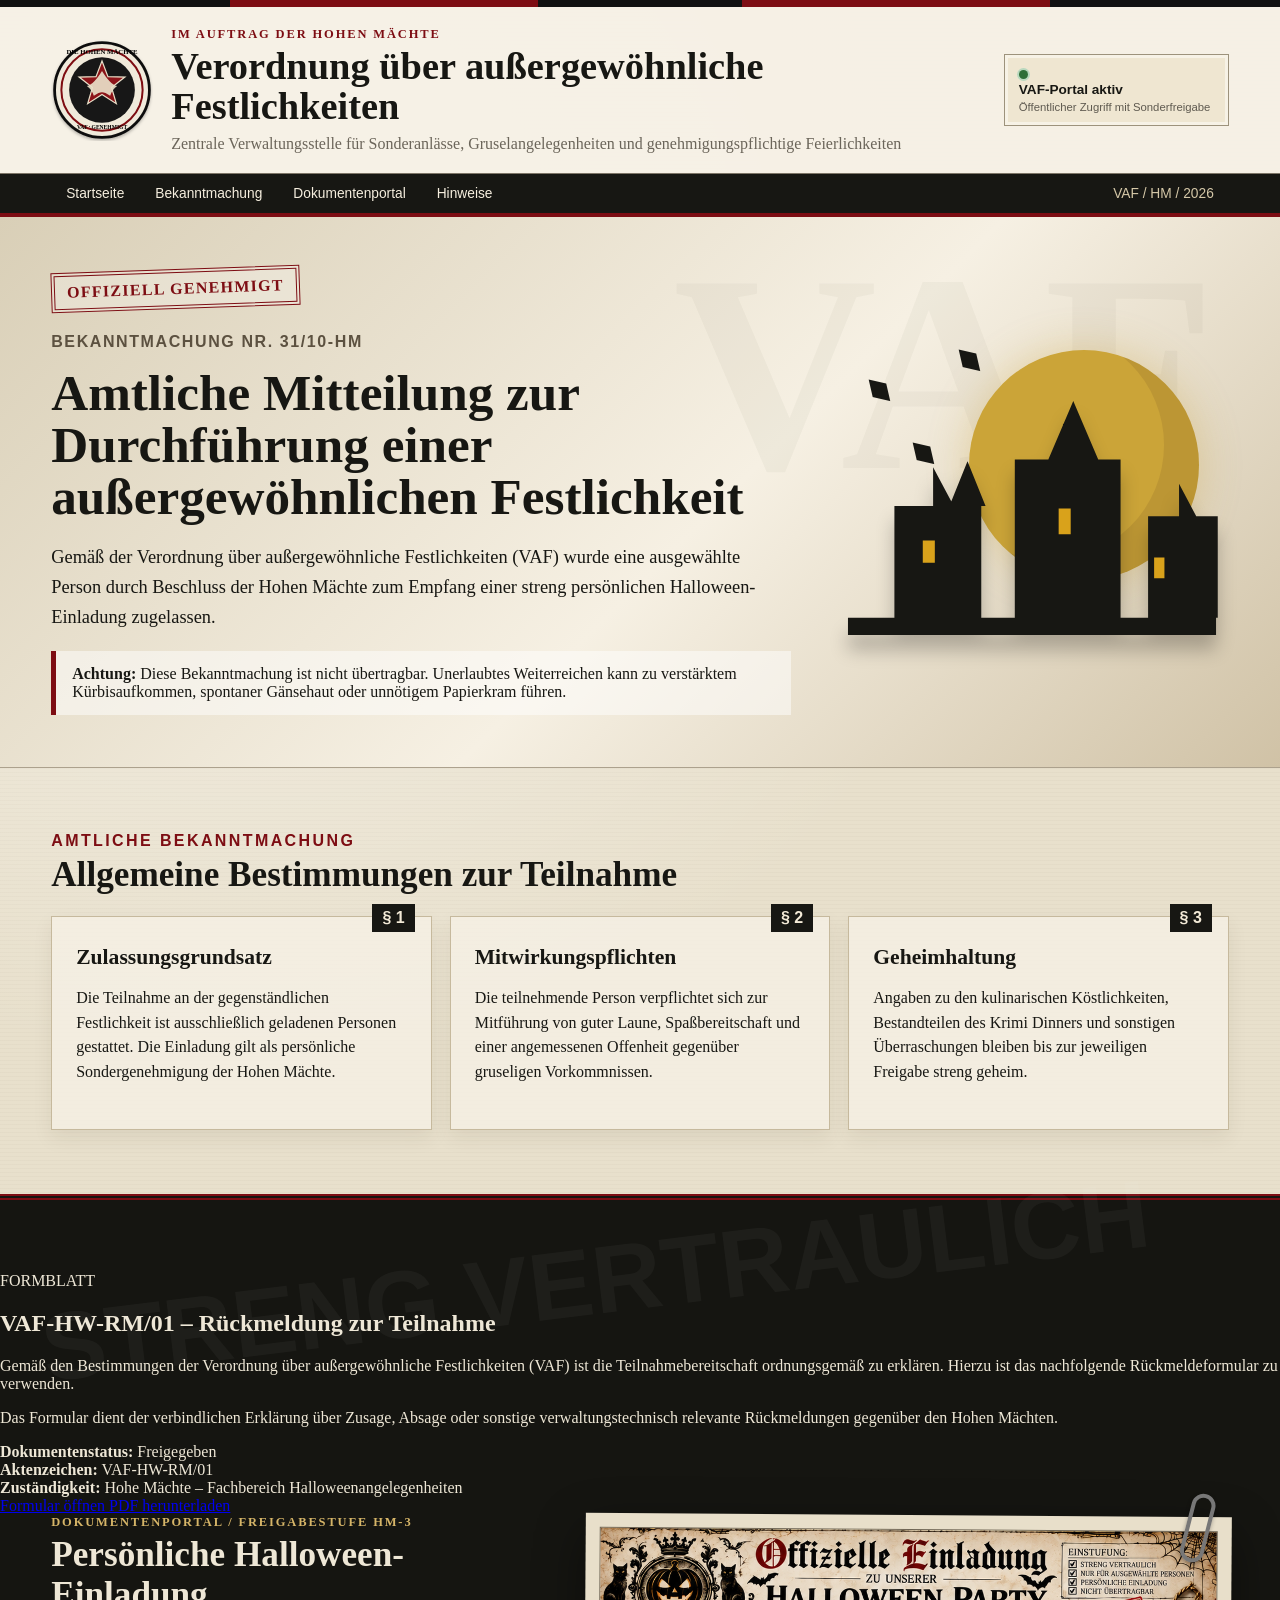
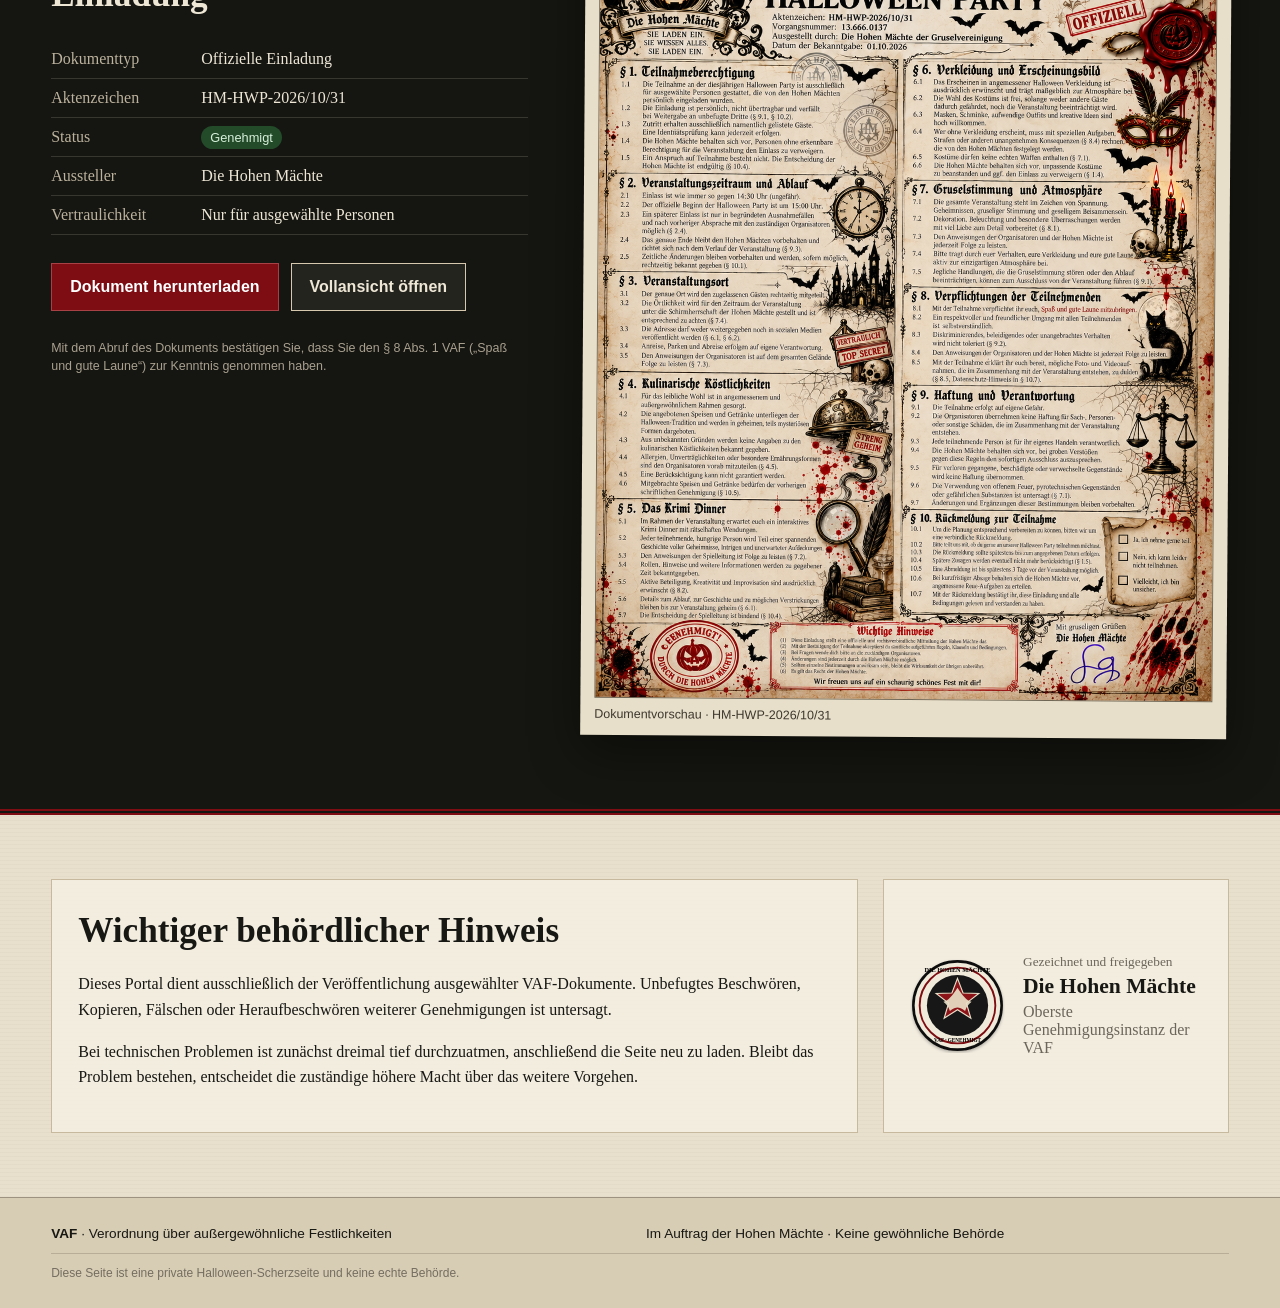
<file: index.html>
<!doctype html>
<html lang="de">
<head>
  <meta charset="utf-8">
  <meta name="viewport" content="width=device-width, initial-scale=1">
  <title>VAF – Verordnung über außergewöhnliche Festlichkeiten</title>
  <meta name="description" content="Offizielles Dokumentenportal der Verordnung über außergewöhnliche Festlichkeiten (VAF) – im Auftrag der Hohen Mächte.">
  <link rel="stylesheet" href="styles.css">
</head>
<body>
  <div class="topline"></div>
  <header class="site-header">
    <div class="wrap header-grid">
      <div class="brand">
        <img src="assets/vaf-siegel.svg" alt="Siegel der Hohen Mächte" class="seal">
        <div>
          <p class="eyebrow">Im Auftrag der Hohen Mächte</p>
          <h1>Verordnung über außergewöhnliche Festlichkeiten</h1>
          <p class="subtitle">Zentrale Verwaltungsstelle für Sonderanlässe, Gruselangelegenheiten und genehmigungspflichtige Feierlichkeiten</p>
        </div>
      </div>
      <div class="status-box" aria-label="Status der Webseite">
        <span class="status-dot"></span>
        <strong>VAF-Portal aktiv</strong>
        <small>Öffentlicher Zugriff mit Sonderfreigabe</small>
      </div>
    </div>
  </header>

  <nav class="navline" aria-label="Hauptnavigation">
    <div class="wrap nav-inner">
      <a href="#start">Startseite</a>
      <a href="#bekanntmachung">Bekanntmachung</a>
      <a href="#dokument">Dokumentenportal</a>
      <a href="#hinweise">Hinweise</a>
      <span class="nav-code">VAF / HM / 2026</span>
    </div>
  </nav>

  <main id="start">
    <section class="hero">
      <div class="wrap hero-grid">
        <div class="hero-copy">
          <span class="stamp">OFFIZIELL GENEHMIGT</span>
          <p class="kicker">Bekanntmachung Nr. 31/10-HM</p>
          <h2>Amtliche Mitteilung zur Durchführung einer außergewöhnlichen Festlichkeit</h2>
          <p class="lead">Gemäß der Verordnung über außergewöhnliche Festlichkeiten (VAF) wurde eine ausgewählte Person durch Beschluss der Hohen Mächte zum Empfang einer streng persönlichen Halloween-Einladung zugelassen.</p>
          <div class="warning">
            <strong>Achtung:</strong> Diese Bekanntmachung ist nicht übertragbar. Unerlaubtes Weiterreichen kann zu verstärktem Kürbisaufkommen, spontaner Gänsehaut oder unnötigem Papierkram führen.
          </div>
        </div>
        <div class="hero-art" aria-hidden="true">
          <div class="moon"></div>
          <svg viewBox="0 0 500 320" class="castle" xmlns="http://www.w3.org/2000/svg">
            <path d="M36 280h428v20H36zM90 280V150h45v-45l24 45h32v130zm64-130 21-52 21 52zm76 130V96h56v-42l28 42h39v184zm39-184 29-68 29 68zm116 184V162h36v-38l20 38h25v118z" fill="currentColor"/>
            <path d="M123 190h14v26h-14zm158-37h14v30h-14zm111 57h12v24h-12z" fill="#d9a21b"/>
          </svg>
          <div class="bat b1">◆</div><div class="bat b2">◆</div><div class="bat b3">◆</div>
        </div>
      </div>
    </section>

    <section id="bekanntmachung" class="section wrap">
      <div class="section-title">
        <p>Amtliche Bekanntmachung</p>
        <h3>Allgemeine Bestimmungen zur Teilnahme</h3>
      </div>
      <div class="legal-grid">
        <article>
          <span class="num">§ 1</span>
          <h4>Zulassungsgrundsatz</h4>
          <p>Die Teilnahme an der gegenständlichen Festlichkeit ist ausschließlich geladenen Personen gestattet. Die Einladung gilt als persönliche Sondergenehmigung der Hohen Mächte.</p>
        </article>
        <article>
          <span class="num">§ 2</span>
          <h4>Mitwirkungspflichten</h4>
          <p>Die teilnehmende Person verpflichtet sich zur Mitführung von guter Laune, Spaßbereitschaft und einer angemessenen Offenheit gegenüber gruseligen Vorkommnissen.</p>
        </article>
        <article>
          <span class="num">§ 3</span>
          <h4>Geheimhaltung</h4>
          <p>Angaben zu den kulinarischen Köstlichkeiten, Bestandteilen des Krimi Dinners und sonstigen Überraschungen bleiben bis zur jeweiligen Freigabe streng geheim.</p>
        </article>
      </div>
    </section>

    <section id="dokument" class="document-section"><section class="document-card">
  <div class="document-badge">FORMBLATT</div>

  <h2>VAF-HW-RM/01 – Rückmeldung zur Teilnahme</h2>

  <p>
    Gemäß den Bestimmungen der Verordnung über außergewöhnliche Festlichkeiten
    (VAF) ist die Teilnahmebereitschaft ordnungsgemäß zu erklären.
    Hierzu ist das nachfolgende Rückmeldeformular zu verwenden.
  </p>

  <p>
    Das Formular dient der verbindlichen Erklärung über Zusage, Absage oder
    sonstige verwaltungstechnisch relevante Rückmeldungen gegenüber den
    Hohen Mächten.
  </p>

  <div class="document-meta">
    <strong>Dokumentenstatus:</strong> Freigegeben<br>
    <strong>Aktenzeichen:</strong> VAF-HW-RM/01<br>
    <strong>Zuständigkeit:</strong> Hohe Mächte – Fachbereich Halloweenangelegenheiten
  </div>

  <div class="document-actions">
    <a
      href="assets/VAF_Rueckmeldeformular_Halloween.pdf"
      target="_blank"
      class="button"
    >
      Formular öffnen
    </a>

    <a
      href="assets/VAF_Rueckmeldeformular_Halloween.pdf"
      download
      class="button button-secondary"
    >
      PDF herunterladen
    </a>
  </div>
</section>
      <div class="wrap document-grid">
        <div class="doc-info">
          <p class="eyebrow dark">Dokumentenportal / Freigabestufe HM-3</p>
          <h3>Persönliche Halloween-Einladung</h3>
          <dl>
            <div><dt>Dokumenttyp</dt><dd>Offizielle Einladung</dd></div>
            <div><dt>Aktenzeichen</dt><dd>HM-HWP-2026/10/31</dd></div>
            <div><dt>Status</dt><dd><span class="pill">Genehmigt</span></dd></div>
            <div><dt>Aussteller</dt><dd>Die Hohen Mächte</dd></div>
            <div><dt>Vertraulichkeit</dt><dd>Nur für ausgewählte Personen</dd></div>
          </dl>
          <div class="actions">
            <a class="btn primary" href="assets/halloween-einladung.png" download="Offizielle_Halloween_Einladung_VAF.png">Dokument herunterladen</a>
            <a class="btn secondary" href="assets/halloween-einladung.png" target="_blank" rel="noopener">Vollansicht öffnen</a>
          </div>
          <p class="micro">Mit dem Abruf des Dokuments bestätigen Sie, dass Sie den § 8 Abs. 1 VAF („Spaß und gute Laune“) zur Kenntnis genommen haben.</p>
        </div>
        <figure class="doc-preview">
          <div class="paperclip"></div>
          <img src="assets/halloween-einladung.png" alt="Vorschau der offiziellen Halloween-Einladung">
          <figcaption>Dokumentvorschau · HM-HWP-2026/10/31</figcaption>
        </figure>
      </div>
    </section>

    <section id="hinweise" class="section wrap">
      <div class="notice-grid">
        <div class="notice-card">
          <h3>Wichtiger behördlicher Hinweis</h3>
          <p>Dieses Portal dient ausschließlich der Veröffentlichung ausgewählter VAF-Dokumente. Unbefugtes Beschwören, Kopieren, Fälschen oder Heraufbeschwören weiterer Genehmigungen ist untersagt.</p>
          <p>Bei technischen Problemen ist zunächst dreimal tief durchzuatmen, anschließend die Seite neu zu laden. Bleibt das Problem bestehen, entscheidet die zuständige höhere Macht über das weitere Vorgehen.</p>
        </div>
        <div class="sig-card">
          <img src="assets/vaf-siegel.svg" alt="Siegel">
          <div>
            <small>Gezeichnet und freigegeben</small>
            <strong>Die Hohen Mächte</strong>
            <span>Oberste Genehmigungsinstanz der VAF</span>
          </div>
        </div>
      </div>
    </section>
  </main>

  <footer>
    <div class="wrap footer-grid">
      <div><strong>VAF</strong> · Verordnung über außergewöhnliche Festlichkeiten</div>
      <div>Im Auftrag der Hohen Mächte · Keine gewöhnliche Behörde</div>
      <div class="tiny">Diese Seite ist eine private Halloween-Scherzseite und keine echte Behörde.</div>
    </div>
  </footer>
</body>
</html>
</file>
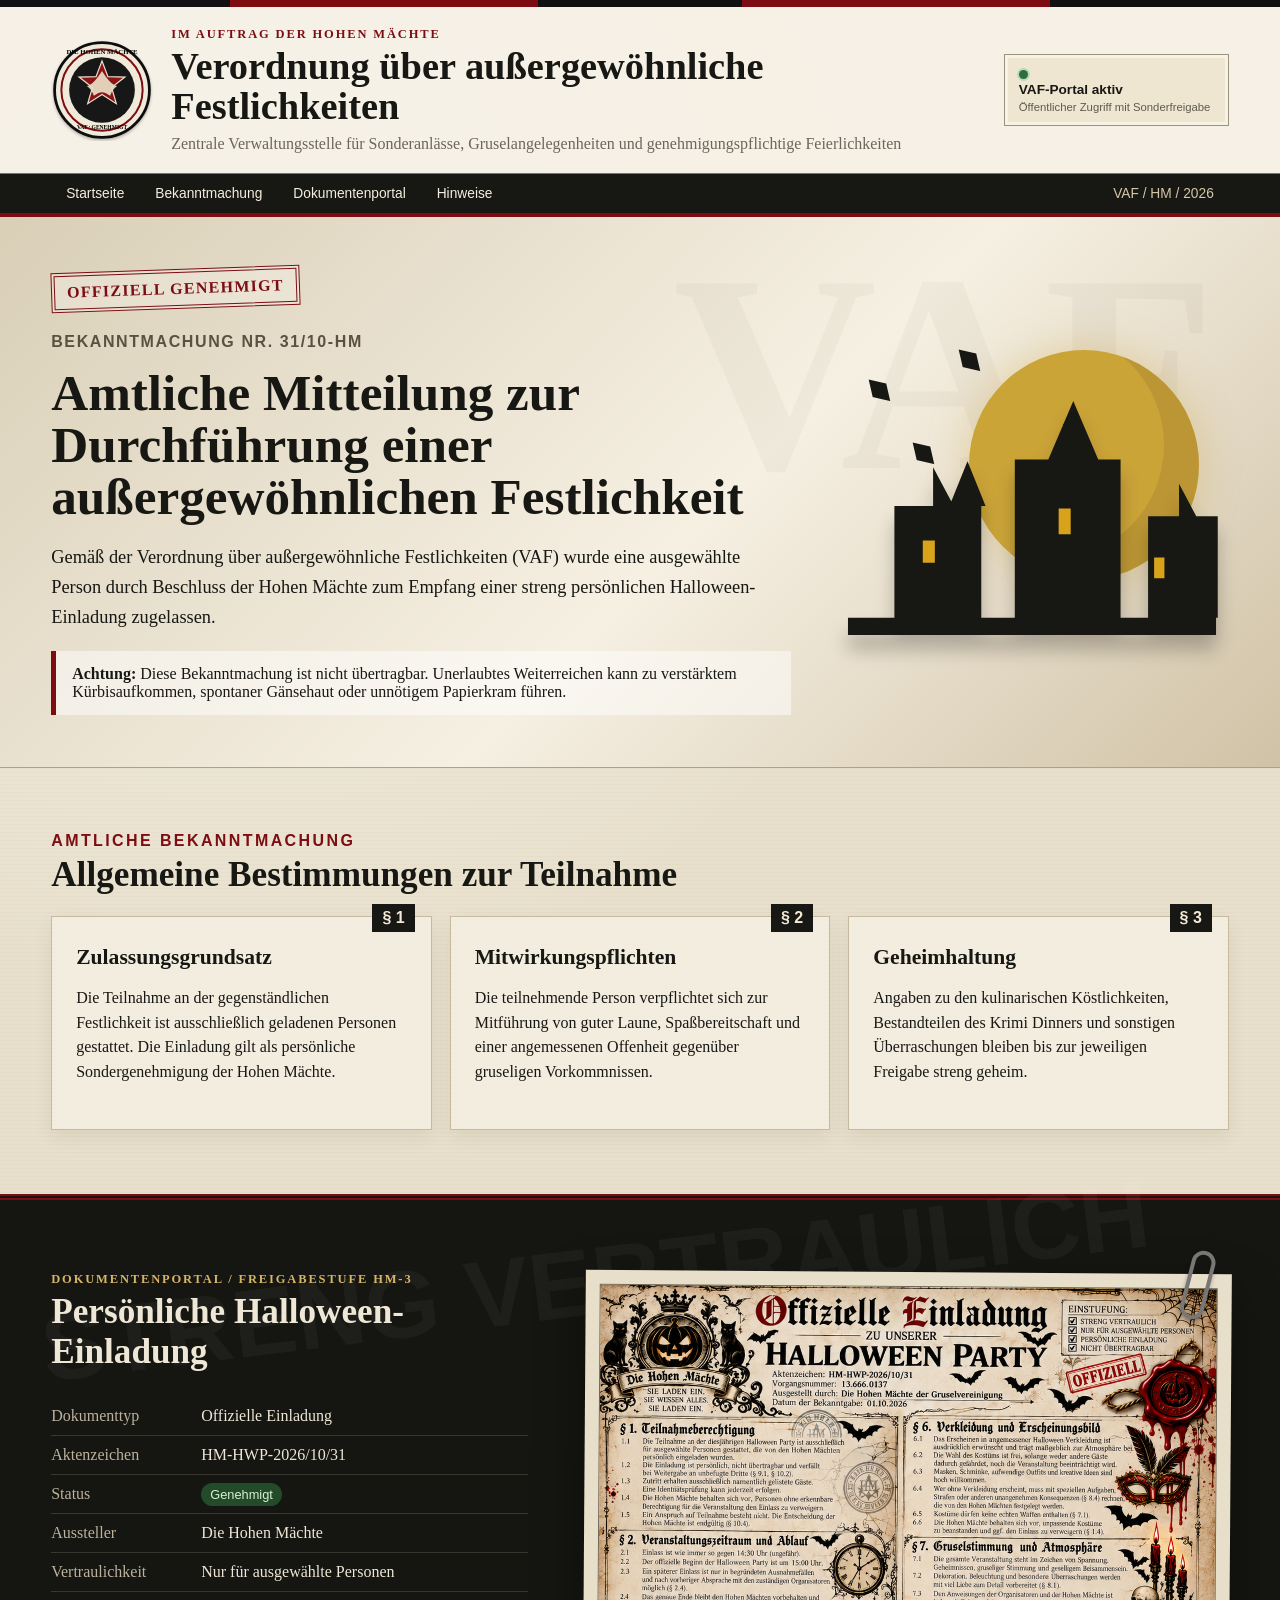
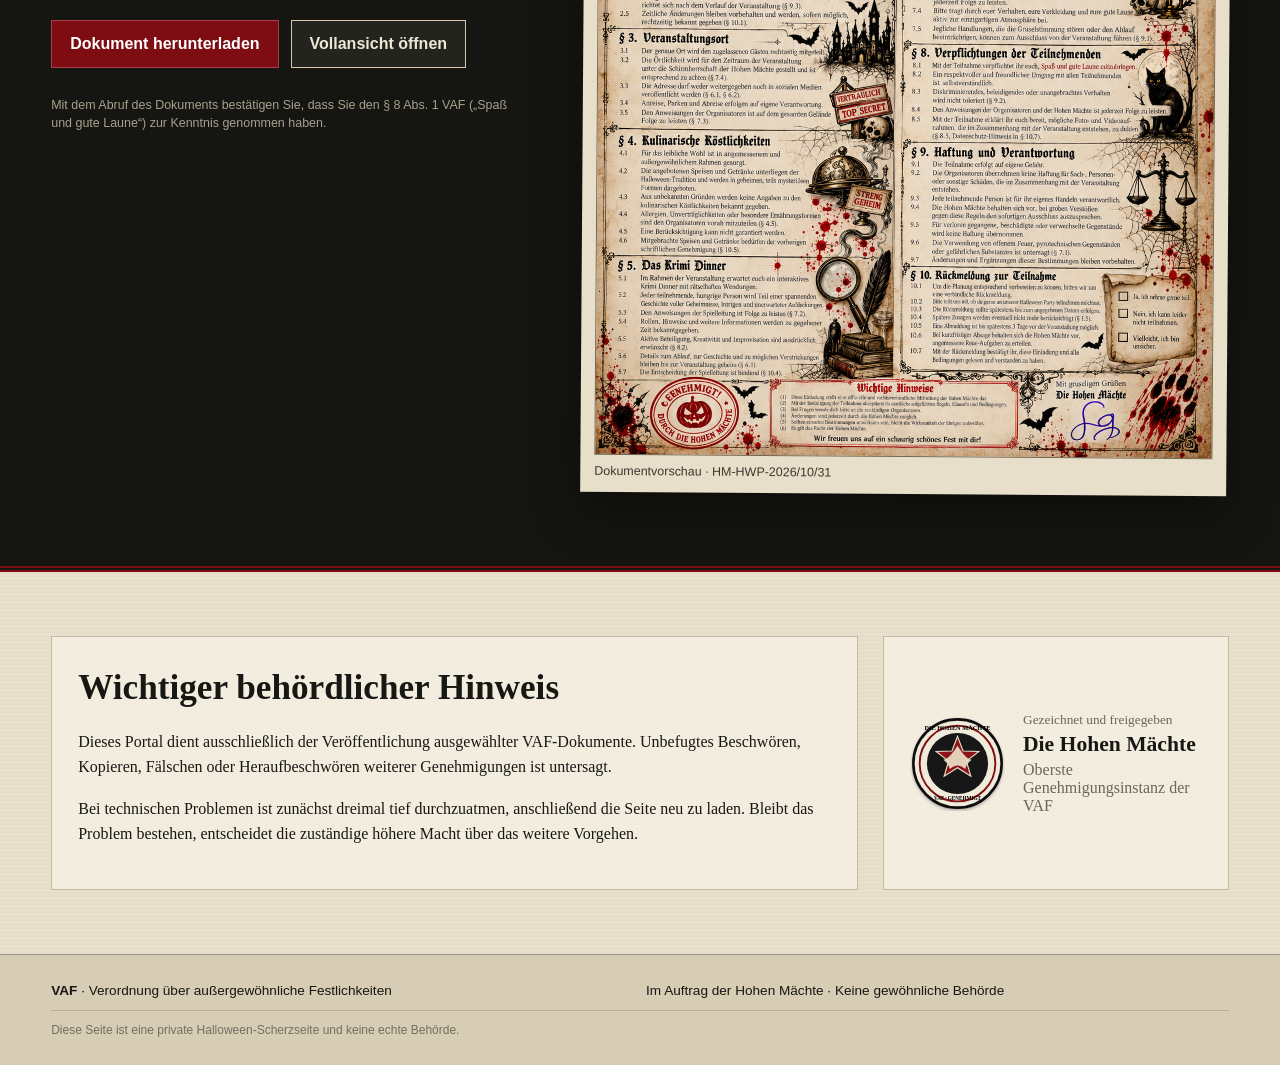
<file: VAF_Halloween_Webseite/vaf_halloween_site/index.html>
<!doctype html>
<html lang="de">
<head>
  <meta charset="utf-8">
  <meta name="viewport" content="width=device-width, initial-scale=1">
  <title>VAF – Verordnung über außergewöhnliche Festlichkeiten</title>
  <meta name="description" content="Offizielles Dokumentenportal der Verordnung über außergewöhnliche Festlichkeiten (VAF) – im Auftrag der Hohen Mächte.">
  <link rel="stylesheet" href="styles.css">
</head>
<body>
  <div class="topline"></div>
  <header class="site-header">
    <div class="wrap header-grid">
      <div class="brand">
        <img src="assets/vaf-siegel.svg" alt="Siegel der Hohen Mächte" class="seal">
        <div>
          <p class="eyebrow">Im Auftrag der Hohen Mächte</p>
          <h1>Verordnung über außergewöhnliche Festlichkeiten</h1>
          <p class="subtitle">Zentrale Verwaltungsstelle für Sonderanlässe, Gruselangelegenheiten und genehmigungspflichtige Feierlichkeiten</p>
        </div>
      </div>
      <div class="status-box" aria-label="Status der Webseite">
        <span class="status-dot"></span>
        <strong>VAF-Portal aktiv</strong>
        <small>Öffentlicher Zugriff mit Sonderfreigabe</small>
      </div>
    </div>
  </header>

  <nav class="navline" aria-label="Hauptnavigation">
    <div class="wrap nav-inner">
      <a href="#start">Startseite</a>
      <a href="#bekanntmachung">Bekanntmachung</a>
      <a href="#dokument">Dokumentenportal</a>
      <a href="#hinweise">Hinweise</a>
      <span class="nav-code">VAF / HM / 2026</span>
    </div>
  </nav>

  <main id="start">
    <section class="hero">
      <div class="wrap hero-grid">
        <div class="hero-copy">
          <span class="stamp">OFFIZIELL GENEHMIGT</span>
          <p class="kicker">Bekanntmachung Nr. 31/10-HM</p>
          <h2>Amtliche Mitteilung zur Durchführung einer außergewöhnlichen Festlichkeit</h2>
          <p class="lead">Gemäß der Verordnung über außergewöhnliche Festlichkeiten (VAF) wurde eine ausgewählte Person durch Beschluss der Hohen Mächte zum Empfang einer streng persönlichen Halloween-Einladung zugelassen.</p>
          <div class="warning">
            <strong>Achtung:</strong> Diese Bekanntmachung ist nicht übertragbar. Unerlaubtes Weiterreichen kann zu verstärktem Kürbisaufkommen, spontaner Gänsehaut oder unnötigem Papierkram führen.
          </div>
        </div>
        <div class="hero-art" aria-hidden="true">
          <div class="moon"></div>
          <svg viewBox="0 0 500 320" class="castle" xmlns="http://www.w3.org/2000/svg">
            <path d="M36 280h428v20H36zM90 280V150h45v-45l24 45h32v130zm64-130 21-52 21 52zm76 130V96h56v-42l28 42h39v184zm39-184 29-68 29 68zm116 184V162h36v-38l20 38h25v118z" fill="currentColor"/>
            <path d="M123 190h14v26h-14zm158-37h14v30h-14zm111 57h12v24h-12z" fill="#d9a21b"/>
          </svg>
          <div class="bat b1">◆</div><div class="bat b2">◆</div><div class="bat b3">◆</div>
        </div>
      </div>
    </section>

    <section id="bekanntmachung" class="section wrap">
      <div class="section-title">
        <p>Amtliche Bekanntmachung</p>
        <h3>Allgemeine Bestimmungen zur Teilnahme</h3>
      </div>
      <div class="legal-grid">
        <article>
          <span class="num">§ 1</span>
          <h4>Zulassungsgrundsatz</h4>
          <p>Die Teilnahme an der gegenständlichen Festlichkeit ist ausschließlich geladenen Personen gestattet. Die Einladung gilt als persönliche Sondergenehmigung der Hohen Mächte.</p>
        </article>
        <article>
          <span class="num">§ 2</span>
          <h4>Mitwirkungspflichten</h4>
          <p>Die teilnehmende Person verpflichtet sich zur Mitführung von guter Laune, Spaßbereitschaft und einer angemessenen Offenheit gegenüber gruseligen Vorkommnissen.</p>
        </article>
        <article>
          <span class="num">§ 3</span>
          <h4>Geheimhaltung</h4>
          <p>Angaben zu den kulinarischen Köstlichkeiten, Bestandteilen des Krimi Dinners und sonstigen Überraschungen bleiben bis zur jeweiligen Freigabe streng geheim.</p>
        </article>
      </div>
    </section>

    <section id="dokument" class="document-section">
      <div class="wrap document-grid">
        <div class="doc-info">
          <p class="eyebrow dark">Dokumentenportal / Freigabestufe HM-3</p>
          <h3>Persönliche Halloween-Einladung</h3>
          <dl>
            <div><dt>Dokumenttyp</dt><dd>Offizielle Einladung</dd></div>
            <div><dt>Aktenzeichen</dt><dd>HM-HWP-2026/10/31</dd></div>
            <div><dt>Status</dt><dd><span class="pill">Genehmigt</span></dd></div>
            <div><dt>Aussteller</dt><dd>Die Hohen Mächte</dd></div>
            <div><dt>Vertraulichkeit</dt><dd>Nur für ausgewählte Personen</dd></div>
          </dl>
          <div class="actions">
            <a class="btn primary" href="assets/halloween-einladung.png" download="Offizielle_Halloween_Einladung_VAF.png">Dokument herunterladen</a>
            <a class="btn secondary" href="assets/halloween-einladung.png" target="_blank" rel="noopener">Vollansicht öffnen</a>
          </div>
          <p class="micro">Mit dem Abruf des Dokuments bestätigen Sie, dass Sie den § 8 Abs. 1 VAF („Spaß und gute Laune“) zur Kenntnis genommen haben.</p>
        </div>
        <figure class="doc-preview">
          <div class="paperclip"></div>
          <img src="assets/halloween-einladung.png" alt="Vorschau der offiziellen Halloween-Einladung">
          <figcaption>Dokumentvorschau · HM-HWP-2026/10/31</figcaption>
        </figure>
      </div>
    </section>

    <section id="hinweise" class="section wrap">
      <div class="notice-grid">
        <div class="notice-card">
          <h3>Wichtiger behördlicher Hinweis</h3>
          <p>Dieses Portal dient ausschließlich der Veröffentlichung ausgewählter VAF-Dokumente. Unbefugtes Beschwören, Kopieren, Fälschen oder Heraufbeschwören weiterer Genehmigungen ist untersagt.</p>
          <p>Bei technischen Problemen ist zunächst dreimal tief durchzuatmen, anschließend die Seite neu zu laden. Bleibt das Problem bestehen, entscheidet die zuständige höhere Macht über das weitere Vorgehen.</p>
        </div>
        <div class="sig-card">
          <img src="assets/vaf-siegel.svg" alt="Siegel">
          <div>
            <small>Gezeichnet und freigegeben</small>
            <strong>Die Hohen Mächte</strong>
            <span>Oberste Genehmigungsinstanz der VAF</span>
          </div>
        </div>
      </div>
    </section>
  </main>

  <footer>
    <div class="wrap footer-grid">
      <div><strong>VAF</strong> · Verordnung über außergewöhnliche Festlichkeiten</div>
      <div>Im Auftrag der Hohen Mächte · Keine gewöhnliche Behörde</div>
      <div class="tiny">Diese Seite ist eine private Halloween-Scherzseite und keine echte Behörde.</div>
    </div>
  </footer>
</body>
</html>
</file>
<file: styles.css>
:root{--ink:#171713;--paper:#eee6d2;--paper2:#f7f2e7;--red:#7d0d13;--red2:#a31d23;--gold:#a47a1a;--muted:#6b655a;--line:#c6b99d;--dark:#11110f}
*{box-sizing:border-box}html{scroll-behavior:smooth}body{margin:0;color:var(--ink);font-family:Georgia,'Times New Roman',serif;background:#e8e0cc;background-image:radial-gradient(circle at 20% 10%,rgba(255,255,255,.55),transparent 28%),linear-gradient(rgba(92,74,45,.03) 1px,transparent 1px);background-size:auto,4px 4px}.wrap{width:min(1180px,92vw);margin:auto}.topline{height:7px;background:linear-gradient(90deg,#111 0 18%,var(--red) 18% 42%,#111 42% 58%,var(--red) 58% 82%,#111 82%)}.site-header{background:rgba(247,242,231,.94);border-bottom:1px solid #7d7567}.header-grid{display:flex;justify-content:space-between;align-items:center;gap:30px;padding:20px 0}.brand{display:flex;gap:18px;align-items:center}.seal{width:102px;height:102px}.eyebrow{margin:0 0 4px;text-transform:uppercase;letter-spacing:.15em;font-size:.78rem;font-weight:700;color:var(--red)}h1{font-size:clamp(1.8rem,3vw,3rem);margin:0;line-height:1.05}.subtitle{margin:.5rem 0 0;color:var(--muted);max-width:760px}.status-box{min-width:225px;border:1px solid #9d927c;background:#efe6d1;padding:12px 14px;box-shadow:inset 0 0 0 3px rgba(255,255,255,.45);font-family:Arial,sans-serif;font-size:.85rem}.status-box strong,.status-box small{display:block}.status-box small{margin-top:4px;color:#5f5a50}.status-dot{display:inline-block;width:9px;height:9px;background:#2d6f37;border-radius:50%;margin-right:6px;box-shadow:0 0 0 2px #b9d8be}.navline{background:#171713;color:#f6efdf;border-bottom:4px solid var(--red)}.nav-inner{display:flex;align-items:center;gap:1px}.nav-inner a,.nav-code{padding:12px 15px;color:inherit;text-decoration:none;font-family:Arial,sans-serif;font-size:.86rem}.nav-inner a:hover{background:#302f2b}.nav-code{margin-left:auto;color:#d5c8a8}.hero{position:relative;overflow:hidden;background:linear-gradient(135deg,#d9cfb7,#f6f0e3 55%,#d0c2a6);border-bottom:1px solid #aca18d}.hero:before{content:"VAF";position:absolute;right:5%;top:3%;font-size:22vw;font-weight:900;color:rgba(78,65,44,.045);line-height:1}.hero-grid{min-height:420px;display:grid;grid-template-columns:1.3fr .7fr;align-items:center;gap:40px;padding:52px 0}.stamp{display:inline-block;border:4px double var(--red);color:var(--red);font-weight:800;padding:7px 12px;transform:rotate(-2deg);letter-spacing:.08em;background:rgba(255,255,255,.25)}.kicker{font-family:Arial,sans-serif;font-weight:700;text-transform:uppercase;letter-spacing:.1em;margin-top:24px;color:#5c5140}.hero h2{font-size:clamp(2rem,4vw,4rem);line-height:1.02;margin:.25em 0}.lead{font-size:1.15rem;line-height:1.65;max-width:780px}.warning{border-left:5px solid var(--red);background:rgba(255,255,255,.5);padding:14px 16px;max-width:760px}.hero-art{height:320px;position:relative}.moon{position:absolute;width:230px;height:230px;border-radius:50%;background:#cba438;right:30px;top:18px;box-shadow:0 0 40px rgba(203,164,56,.35),inset -35px -20px 0 rgba(84,54,26,.12)}.castle{position:absolute;right:-18px;bottom:0;width:430px;color:#171713;filter:drop-shadow(0 15px 9px rgba(0,0,0,.23))}.bat{position:absolute;font-size:25px;color:#171713;transform:rotate(45deg) scaleX(1.6)}.b1{left:40px;top:42px}.b2{left:130px;top:12px}.b3{left:84px;top:105px}.section{padding:64px 0}.section-title p{font-family:Arial,sans-serif;color:var(--red);text-transform:uppercase;letter-spacing:.15em;font-weight:700;margin:0}.section-title h3,.document-section h3,.notice-card h3{font-size:2.2rem;margin:.3rem 0 1.3rem}.legal-grid{display:grid;grid-template-columns:repeat(3,1fr);gap:18px}.legal-grid article{position:relative;background:rgba(247,242,231,.75);border:1px solid var(--line);padding:28px 24px;box-shadow:0 8px 18px rgba(60,45,25,.08)}.legal-grid .num{position:absolute;top:-13px;right:16px;background:#171713;color:#f3ead7;padding:5px 10px;font-family:Arial,sans-serif;font-weight:700}.legal-grid h4{font-size:1.35rem;margin:0 0 .65rem}.legal-grid p{line-height:1.55}.document-section{background:#151511;color:#eee7d6;padding:72px 0;border-top:6px double #7d0d13;border-bottom:6px double #7d0d13;position:relative}.document-section:before{content:"STRENG VERTRAULICH";position:absolute;left:3%;top:26px;color:rgba(255,255,255,.04);font:bold 6rem Arial;transform:rotate(-7deg)}.document-grid{display:grid;grid-template-columns:.85fr 1.15fr;gap:55px;align-items:start}.eyebrow.dark{color:#d6b568}.doc-info dl{margin:25px 0}.doc-info dl div{display:grid;grid-template-columns:150px 1fr;border-bottom:1px solid #37372f;padding:10px 0}.doc-info dt{color:#bcb29d}.doc-info dd{margin:0}.pill{background:#234b2a;color:#d7f0d9;padding:4px 9px;border-radius:999px;font-family:Arial,sans-serif;font-size:.8rem}.actions{display:flex;flex-wrap:wrap;gap:12px;margin:28px 0}.btn{display:inline-block;text-decoration:none;padding:14px 18px;font-family:Arial,sans-serif;font-weight:800;border:1px solid #d5c8ae}.btn.primary{background:var(--red);color:white;border-color:#a74145}.btn.primary:hover{background:#97151b}.btn.secondary{color:#eee7d6;background:#24241f}.btn.secondary:hover{background:#33332c}.micro{font-family:Arial,sans-serif;font-size:.78rem;color:#a9a08f;line-height:1.5}.doc-preview{margin:0;background:#e8dfca;padding:14px;box-shadow:0 18px 50px rgba(0,0,0,.42);transform:rotate(.4deg);position:relative}.doc-preview img{width:100%;display:block;border:1px solid #6f6655}.doc-preview figcaption{color:#3d372e;font: .78rem Arial,sans-serif;margin-top:9px}.paperclip{position:absolute;width:24px;height:70px;border:4px solid #777;border-radius:14px;right:22px;top:-24px;z-index:3;transform:rotate(14deg);box-shadow:0 2px 4px rgba(0,0,0,.3)}.notice-grid{display:grid;grid-template-columns:1.4fr .6fr;gap:25px}.notice-card,.sig-card{border:1px solid var(--line);background:rgba(247,242,231,.75);padding:26px}.notice-card p{line-height:1.6}.sig-card{display:flex;gap:18px;align-items:center}.sig-card img{width:95px}.sig-card small,.sig-card span{display:block;color:var(--muted)}.sig-card strong{display:block;font-size:1.35rem;margin:4px 0}.footer-grid{display:grid;grid-template-columns:1fr 1fr;gap:12px;padding:28px 0;font-family:Arial,sans-serif;font-size:.85rem}.tiny{grid-column:1/-1;color:#756e61;font-size:.75rem;border-top:1px solid #b8ad97;padding-top:12px}footer{background:#d7ccb4;border-top:1px solid #9c927f}
@media(max-width:850px){.header-grid,.brand{align-items:flex-start}.header-grid{flex-direction:column}.status-box{width:100%}.nav-inner{overflow:auto}.nav-code{display:none}.hero-grid,.document-grid,.notice-grid{grid-template-columns:1fr}.hero-art{height:240px}.castle{width:340px}.moon{width:175px;height:175px}.legal-grid{grid-template-columns:1fr}.doc-preview{transform:none}.footer-grid{grid-template-columns:1fr}.tiny{grid-column:auto}}
@media(max-width:560px){.seal{width:78px;height:78px}.brand{gap:12px}.subtitle{font-size:.9rem}.hero-grid{padding:36px 0}.hero h2{font-size:2.25rem}.hero-art{display:none}.nav-inner a{white-space:nowrap;padding:10px 12px}.section{padding:46px 0}.doc-info dl div{grid-template-columns:1fr}.doc-info dt{font-size:.8rem;margin-bottom:3px}}
</file>
<file: VAF_Halloween_Webseite/vaf_halloween_site/styles.css>
:root{--ink:#171713;--paper:#eee6d2;--paper2:#f7f2e7;--red:#7d0d13;--red2:#a31d23;--gold:#a47a1a;--muted:#6b655a;--line:#c6b99d;--dark:#11110f}
*{box-sizing:border-box}html{scroll-behavior:smooth}body{margin:0;color:var(--ink);font-family:Georgia,'Times New Roman',serif;background:#e8e0cc;background-image:radial-gradient(circle at 20% 10%,rgba(255,255,255,.55),transparent 28%),linear-gradient(rgba(92,74,45,.03) 1px,transparent 1px);background-size:auto,4px 4px}.wrap{width:min(1180px,92vw);margin:auto}.topline{height:7px;background:linear-gradient(90deg,#111 0 18%,var(--red) 18% 42%,#111 42% 58%,var(--red) 58% 82%,#111 82%)}.site-header{background:rgba(247,242,231,.94);border-bottom:1px solid #7d7567}.header-grid{display:flex;justify-content:space-between;align-items:center;gap:30px;padding:20px 0}.brand{display:flex;gap:18px;align-items:center}.seal{width:102px;height:102px}.eyebrow{margin:0 0 4px;text-transform:uppercase;letter-spacing:.15em;font-size:.78rem;font-weight:700;color:var(--red)}h1{font-size:clamp(1.8rem,3vw,3rem);margin:0;line-height:1.05}.subtitle{margin:.5rem 0 0;color:var(--muted);max-width:760px}.status-box{min-width:225px;border:1px solid #9d927c;background:#efe6d1;padding:12px 14px;box-shadow:inset 0 0 0 3px rgba(255,255,255,.45);font-family:Arial,sans-serif;font-size:.85rem}.status-box strong,.status-box small{display:block}.status-box small{margin-top:4px;color:#5f5a50}.status-dot{display:inline-block;width:9px;height:9px;background:#2d6f37;border-radius:50%;margin-right:6px;box-shadow:0 0 0 2px #b9d8be}.navline{background:#171713;color:#f6efdf;border-bottom:4px solid var(--red)}.nav-inner{display:flex;align-items:center;gap:1px}.nav-inner a,.nav-code{padding:12px 15px;color:inherit;text-decoration:none;font-family:Arial,sans-serif;font-size:.86rem}.nav-inner a:hover{background:#302f2b}.nav-code{margin-left:auto;color:#d5c8a8}.hero{position:relative;overflow:hidden;background:linear-gradient(135deg,#d9cfb7,#f6f0e3 55%,#d0c2a6);border-bottom:1px solid #aca18d}.hero:before{content:"VAF";position:absolute;right:5%;top:3%;font-size:22vw;font-weight:900;color:rgba(78,65,44,.045);line-height:1}.hero-grid{min-height:420px;display:grid;grid-template-columns:1.3fr .7fr;align-items:center;gap:40px;padding:52px 0}.stamp{display:inline-block;border:4px double var(--red);color:var(--red);font-weight:800;padding:7px 12px;transform:rotate(-2deg);letter-spacing:.08em;background:rgba(255,255,255,.25)}.kicker{font-family:Arial,sans-serif;font-weight:700;text-transform:uppercase;letter-spacing:.1em;margin-top:24px;color:#5c5140}.hero h2{font-size:clamp(2rem,4vw,4rem);line-height:1.02;margin:.25em 0}.lead{font-size:1.15rem;line-height:1.65;max-width:780px}.warning{border-left:5px solid var(--red);background:rgba(255,255,255,.5);padding:14px 16px;max-width:760px}.hero-art{height:320px;position:relative}.moon{position:absolute;width:230px;height:230px;border-radius:50%;background:#cba438;right:30px;top:18px;box-shadow:0 0 40px rgba(203,164,56,.35),inset -35px -20px 0 rgba(84,54,26,.12)}.castle{position:absolute;right:-18px;bottom:0;width:430px;color:#171713;filter:drop-shadow(0 15px 9px rgba(0,0,0,.23))}.bat{position:absolute;font-size:25px;color:#171713;transform:rotate(45deg) scaleX(1.6)}.b1{left:40px;top:42px}.b2{left:130px;top:12px}.b3{left:84px;top:105px}.section{padding:64px 0}.section-title p{font-family:Arial,sans-serif;color:var(--red);text-transform:uppercase;letter-spacing:.15em;font-weight:700;margin:0}.section-title h3,.document-section h3,.notice-card h3{font-size:2.2rem;margin:.3rem 0 1.3rem}.legal-grid{display:grid;grid-template-columns:repeat(3,1fr);gap:18px}.legal-grid article{position:relative;background:rgba(247,242,231,.75);border:1px solid var(--line);padding:28px 24px;box-shadow:0 8px 18px rgba(60,45,25,.08)}.legal-grid .num{position:absolute;top:-13px;right:16px;background:#171713;color:#f3ead7;padding:5px 10px;font-family:Arial,sans-serif;font-weight:700}.legal-grid h4{font-size:1.35rem;margin:0 0 .65rem}.legal-grid p{line-height:1.55}.document-section{background:#151511;color:#eee7d6;padding:72px 0;border-top:6px double #7d0d13;border-bottom:6px double #7d0d13;position:relative}.document-section:before{content:"STRENG VERTRAULICH";position:absolute;left:3%;top:26px;color:rgba(255,255,255,.04);font:bold 6rem Arial;transform:rotate(-7deg)}.document-grid{display:grid;grid-template-columns:.85fr 1.15fr;gap:55px;align-items:start}.eyebrow.dark{color:#d6b568}.doc-info dl{margin:25px 0}.doc-info dl div{display:grid;grid-template-columns:150px 1fr;border-bottom:1px solid #37372f;padding:10px 0}.doc-info dt{color:#bcb29d}.doc-info dd{margin:0}.pill{background:#234b2a;color:#d7f0d9;padding:4px 9px;border-radius:999px;font-family:Arial,sans-serif;font-size:.8rem}.actions{display:flex;flex-wrap:wrap;gap:12px;margin:28px 0}.btn{display:inline-block;text-decoration:none;padding:14px 18px;font-family:Arial,sans-serif;font-weight:800;border:1px solid #d5c8ae}.btn.primary{background:var(--red);color:white;border-color:#a74145}.btn.primary:hover{background:#97151b}.btn.secondary{color:#eee7d6;background:#24241f}.btn.secondary:hover{background:#33332c}.micro{font-family:Arial,sans-serif;font-size:.78rem;color:#a9a08f;line-height:1.5}.doc-preview{margin:0;background:#e8dfca;padding:14px;box-shadow:0 18px 50px rgba(0,0,0,.42);transform:rotate(.4deg);position:relative}.doc-preview img{width:100%;display:block;border:1px solid #6f6655}.doc-preview figcaption{color:#3d372e;font: .78rem Arial,sans-serif;margin-top:9px}.paperclip{position:absolute;width:24px;height:70px;border:4px solid #777;border-radius:14px;right:22px;top:-24px;z-index:3;transform:rotate(14deg);box-shadow:0 2px 4px rgba(0,0,0,.3)}.notice-grid{display:grid;grid-template-columns:1.4fr .6fr;gap:25px}.notice-card,.sig-card{border:1px solid var(--line);background:rgba(247,242,231,.75);padding:26px}.notice-card p{line-height:1.6}.sig-card{display:flex;gap:18px;align-items:center}.sig-card img{width:95px}.sig-card small,.sig-card span{display:block;color:var(--muted)}.sig-card strong{display:block;font-size:1.35rem;margin:4px 0}.footer-grid{display:grid;grid-template-columns:1fr 1fr;gap:12px;padding:28px 0;font-family:Arial,sans-serif;font-size:.85rem}.tiny{grid-column:1/-1;color:#756e61;font-size:.75rem;border-top:1px solid #b8ad97;padding-top:12px}footer{background:#d7ccb4;border-top:1px solid #9c927f}
@media(max-width:850px){.header-grid,.brand{align-items:flex-start}.header-grid{flex-direction:column}.status-box{width:100%}.nav-inner{overflow:auto}.nav-code{display:none}.hero-grid,.document-grid,.notice-grid{grid-template-columns:1fr}.hero-art{height:240px}.castle{width:340px}.moon{width:175px;height:175px}.legal-grid{grid-template-columns:1fr}.doc-preview{transform:none}.footer-grid{grid-template-columns:1fr}.tiny{grid-column:auto}}
@media(max-width:560px){.seal{width:78px;height:78px}.brand{gap:12px}.subtitle{font-size:.9rem}.hero-grid{padding:36px 0}.hero h2{font-size:2.25rem}.hero-art{display:none}.nav-inner a{white-space:nowrap;padding:10px 12px}.section{padding:46px 0}.doc-info dl div{grid-template-columns:1fr}.doc-info dt{font-size:.8rem;margin-bottom:3px}}
</file>
